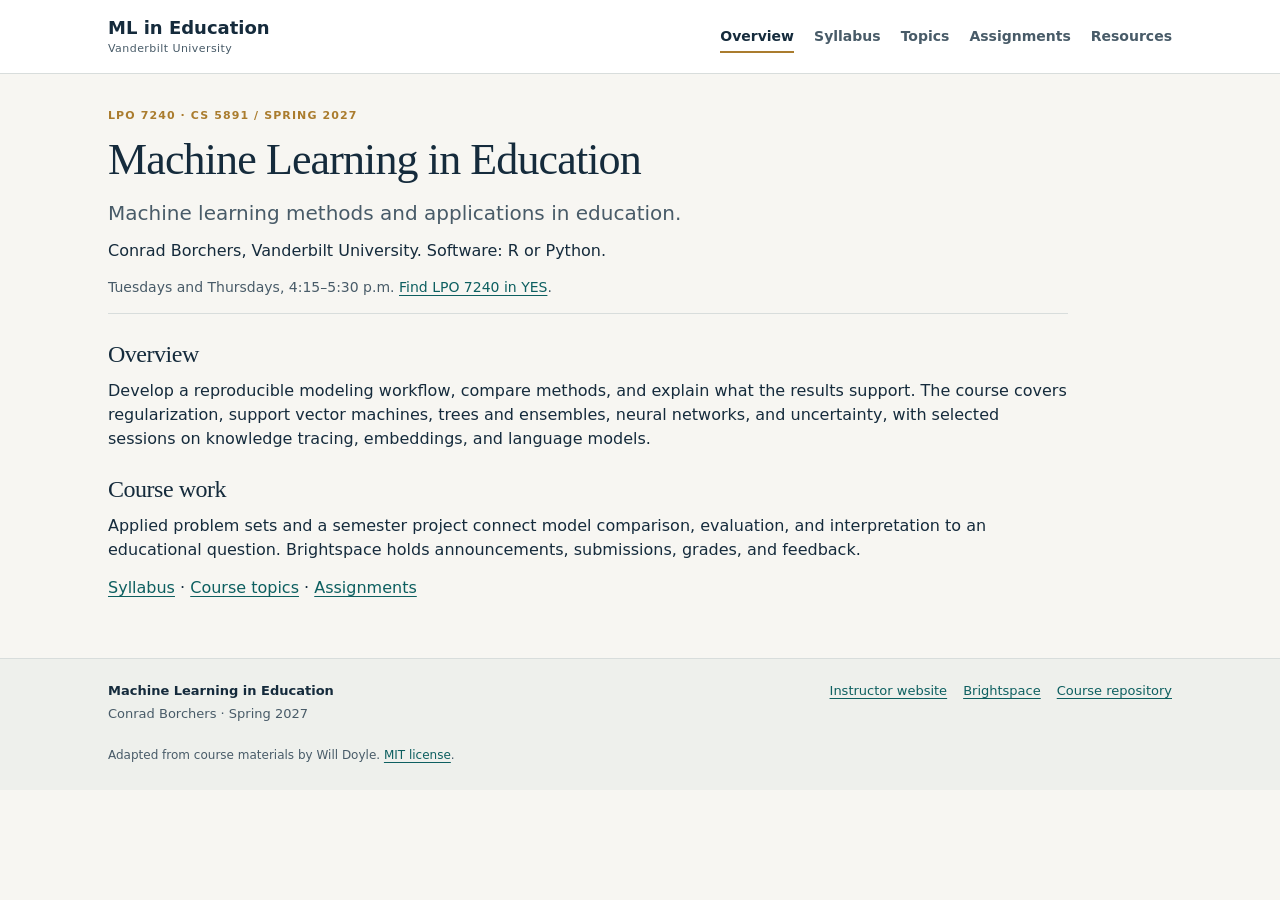
<file: docs/index.html>
<!doctype html>
<html lang="en"><head><meta charset="utf-8"><meta name="viewport" content="width=device-width, initial-scale=1">
<meta name="description" content="Machine learning methods and applications in education. LPO 7240 and CS 5891 at Vanderbilt University, with Conrad Borchers.">
<title>Overview · Machine Learning in Education</title><link rel="stylesheet" href="assets/styles.css?v=20261015-curric">
</head><body><a class="skip" href="#main">Skip to content</a>
<header class="site-header"><div class="header-inner"><a class="wordmark" href="index.html">ML in Education<span>Vanderbilt University</span></a>
<nav aria-label="Course navigation"><a href="index.html" aria-current="page">Overview</a><a href="syllabus.html">Syllabus</a><a href="schedule.html">Topics</a><a href="assignments/index.html">Assignments</a><a href="resources.html">Resources</a></nav></div></header>
<main id="main">
<section class="hero"><p class="eyebrow">LPO 7240 · CS 5891 / Spring 2027</p>
<h1>Machine Learning in Education</h1>
<p class="lead">Machine learning methods and applications in education.</p>
<p>Conrad Borchers, Vanderbilt University. Software: R or Python.</p>
<p class="status">Tuesdays and Thursdays, 4:15–5:30 p.m. <a href="https://yes.vanderbilt.edu/">Find LPO 7240 in YES</a>.</p>
</section>
<section class="prose home-overview"><h2>Overview</h2>
<p>Develop a reproducible modeling workflow, compare methods, and explain what the results support. The course covers regularization, support vector machines, trees and ensembles, neural networks, and uncertainty, with selected sessions on knowledge tracing, embeddings, and language models.</p>
<h2>Course work</h2><p>Applied problem sets and a semester project connect model comparison, evaluation, and interpretation to an educational question. Brightspace holds announcements, submissions, grades, and feedback.</p>
<p><a href="syllabus.html">Syllabus</a> · <a href="schedule.html">Course topics</a> · <a href="assignments/index.html">Assignments</a></p></section>
</main>
<footer><div><strong>Machine Learning in Education</strong><p>Conrad Borchers · Spring 2027</p></div>
<div class="footer-links"><a href="https://cborchers.com/">Instructor website</a><a href="https://www.vanderbilt.edu/brightspace/">Brightspace</a><a href="https://github.com/conradborchers/machine-learning-education">Course repository</a></div>
<p class="credit">Adapted from course materials by Will Doyle. <a href="https://github.com/conradborchers/machine-learning-education/blob/main/LICENSE">MIT license</a>.</p></footer>
<script src="assets/site.js" defer></script></body></html>
</file>
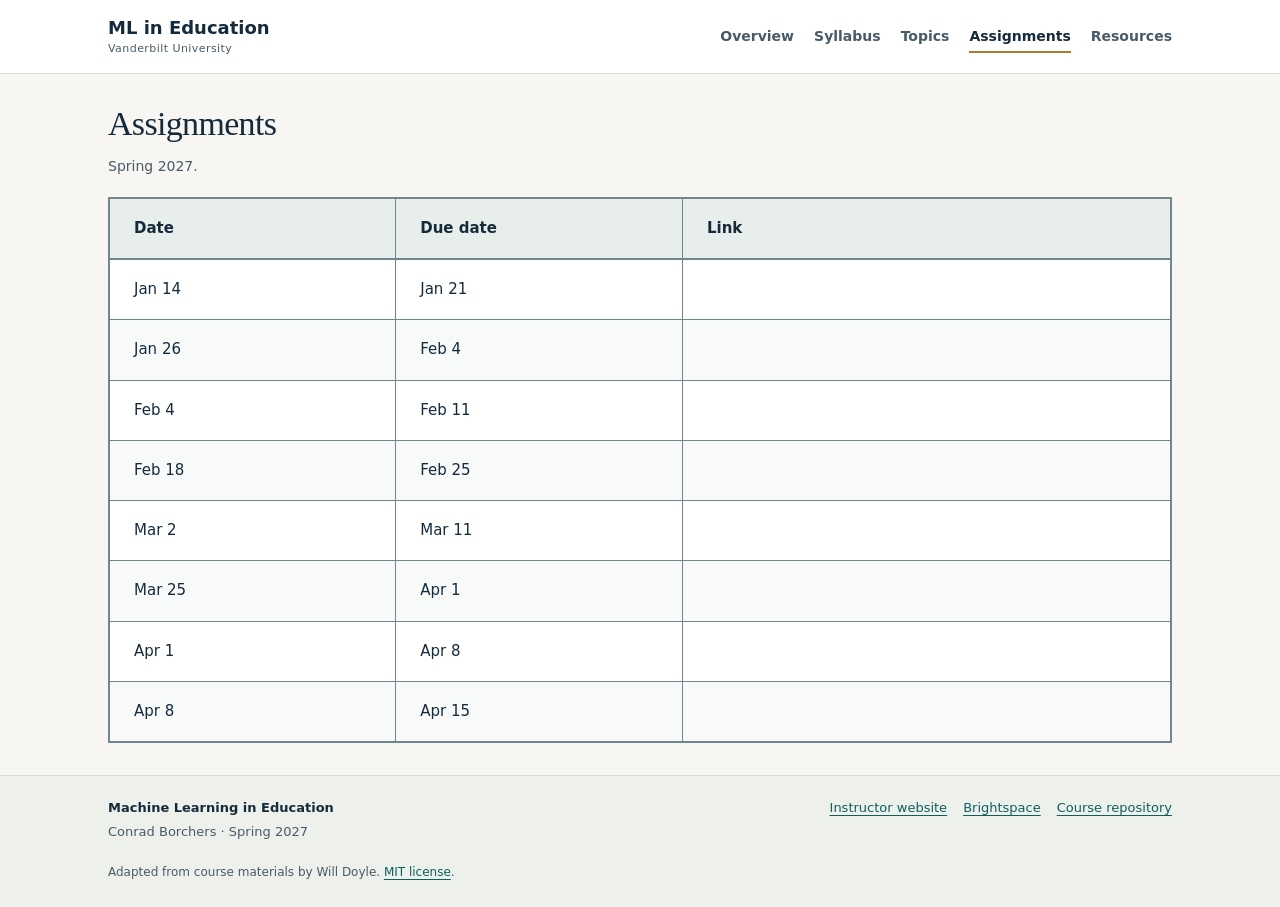
<file: docs/assignments/index.html>
<!doctype html>
<html lang="en"><head><meta charset="utf-8"><meta name="viewport" content="width=device-width, initial-scale=1">
<meta name="description" content="Machine Learning in Education at Vanderbilt University. Course materials with Conrad Borchers.">
<title>Assignments · Machine Learning in Education</title><link rel="stylesheet" href="../assets/styles.css?v=20261015-curric">
</head><body><a class="skip" href="#main">Skip to content</a>
<header class="site-header"><div class="header-inner"><a class="wordmark" href="../index.html">ML in Education<span>Vanderbilt University</span></a>
<nav aria-label="Course navigation"><a href="../index.html">Overview</a><a href="../syllabus.html">Syllabus</a><a href="../schedule.html">Topics</a><a href="../assignments/index.html" aria-current="page">Assignments</a><a href="../resources.html">Resources</a></nav></div></header>
<main id="main">
<section class="page-head"><h1>Assignments</h1>
<p class="status">Spring 2027.</p></section>
<div class="table-wrap"><table class="course-table assignment-table"><caption class="sr-only">Tentative assignment schedule, Spring 2027</caption>
<thead><tr><th scope="col">Date</th><th scope="col">Due date</th><th scope="col">Link</th></tr></thead>
<tbody><tr><td><time datetime="2027-01-14">Jan 14</time></td><td><time datetime="2027-01-21">Jan 21</time></td><td></td></tr>
<tr><td><time datetime="2027-01-26">Jan 26</time></td><td><time datetime="2027-02-04">Feb 4</time></td><td></td></tr>
<tr><td><time datetime="2027-02-04">Feb 4</time></td><td><time datetime="2027-02-11">Feb 11</time></td><td></td></tr>
<tr><td><time datetime="2027-02-18">Feb 18</time></td><td><time datetime="2027-02-25">Feb 25</time></td><td></td></tr>
<tr><td><time datetime="2027-03-02">Mar 2</time></td><td><time datetime="2027-03-11">Mar 11</time></td><td></td></tr>
<tr><td><time datetime="2027-03-25">Mar 25</time></td><td><time datetime="2027-04-01">Apr 1</time></td><td></td></tr>
<tr><td><time datetime="2027-04-01">Apr 1</time></td><td><time datetime="2027-04-08">Apr 8</time></td><td></td></tr>
<tr><td><time datetime="2027-04-08">Apr 8</time></td><td><time datetime="2027-04-15">Apr 15</time></td><td></td></tr></tbody></table></div>
</main>
<footer><div><strong>Machine Learning in Education</strong><p>Conrad Borchers · Spring 2027</p></div>
<div class="footer-links"><a href="https://cborchers.com/">Instructor website</a><a href="https://www.vanderbilt.edu/brightspace/">Brightspace</a><a href="https://github.com/conradborchers/machine-learning-education">Course repository</a></div>
<p class="credit">Adapted from course materials by Will Doyle. <a href="https://github.com/conradborchers/machine-learning-education/blob/main/LICENSE">MIT license</a>.</p></footer>
<script src="../assets/site.js" defer></script></body></html>
</file>
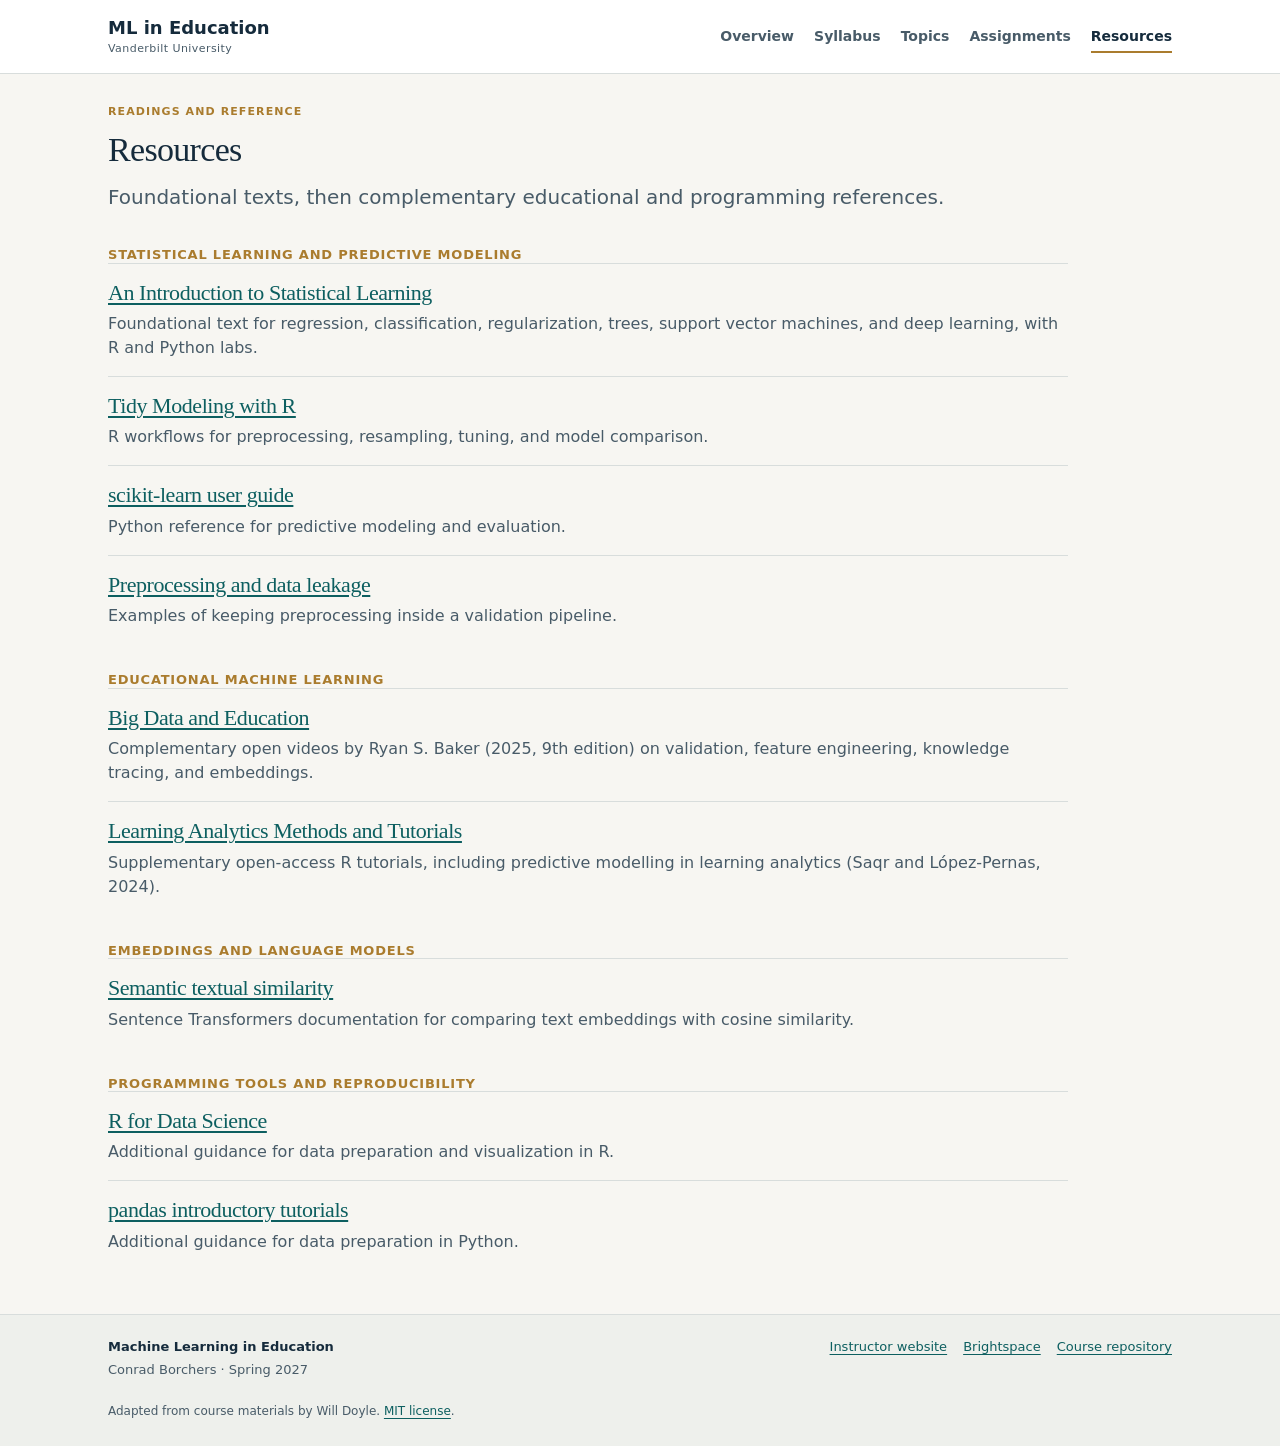
<file: docs/resources.html>
<!doctype html>
<html lang="en"><head><meta charset="utf-8"><meta name="viewport" content="width=device-width, initial-scale=1">
<meta name="description" content="Machine Learning in Education at Vanderbilt University. Course materials with Conrad Borchers.">
<title>Resources · Machine Learning in Education</title><link rel="stylesheet" href="assets/styles.css?v=20261015-curric">
</head><body><a class="skip" href="#main">Skip to content</a>
<header class="site-header"><div class="header-inner"><a class="wordmark" href="index.html">ML in Education<span>Vanderbilt University</span></a>
<nav aria-label="Course navigation"><a href="index.html">Overview</a><a href="syllabus.html">Syllabus</a><a href="schedule.html">Topics</a><a href="assignments/index.html">Assignments</a><a href="resources.html" aria-current="page">Resources</a></nav></div></header>
<main id="main">
<section class="page-head"><p class="eyebrow">Readings and reference</p><h1>Resources</h1><p class="lead">Foundational texts, then complementary educational and programming references.</p></section>
<section class="resource-list"><h2>Statistical learning and predictive modeling</h2>
<article><h3><a href="https://www.statlearning.com/">An Introduction to Statistical Learning</a></h3><p>Foundational text for regression, classification, regularization, trees, support vector machines, and deep learning, with R and Python labs.</p></article>
<article><h3><a href="https://www.tmwr.org/">Tidy Modeling with R</a></h3><p>R workflows for preprocessing, resampling, tuning, and model comparison.</p></article>
<article><h3><a href="https://scikit-learn.org/stable/user_guide.html">scikit-learn user guide</a></h3><p>Python reference for predictive modeling and evaluation.</p></article>
<article><h3><a href="https://scikit-learn.org/stable/common_pitfalls.html">Preprocessing and data leakage</a></h3><p>Examples of keeping preprocessing inside a validation pipeline.</p></article>
<h2>Educational machine learning</h2>
<article><h3><a href="https://learninganalytics.upenn.edu/MOOT/bigdataeducation.html">Big Data and Education</a></h3><p>Complementary open videos by Ryan S. Baker (2025, 9th edition) on validation, feature engineering, knowledge tracing, and embeddings.</p></article>
<article><h3><a href="https://link.springer.com/book/10.1007/978-3-031-54464-4">Learning Analytics Methods and Tutorials</a></h3><p>Supplementary open-access R tutorials, including predictive modelling in learning analytics (Saqr and López-Pernas, 2024).</p></article>
<h2>Embeddings and language models</h2>
<article><h3><a href="https://sbert.net/docs/sentence_transformer/usage/semantic_textual_similarity.html">Semantic textual similarity</a></h3><p>Sentence Transformers documentation for comparing text embeddings with cosine similarity.</p></article>
<h2>Programming tools and reproducibility</h2>
<article><h3><a href="https://r4ds.hadley.nz/">R for Data Science</a></h3><p>Additional guidance for data preparation and visualization in R.</p></article>
<article><h3><a href="https://pandas.pydata.org/docs/getting_started/intro_tutorials/">pandas introductory tutorials</a></h3><p>Additional guidance for data preparation in Python.</p></article></section>
</main>
<footer><div><strong>Machine Learning in Education</strong><p>Conrad Borchers · Spring 2027</p></div>
<div class="footer-links"><a href="https://cborchers.com/">Instructor website</a><a href="https://www.vanderbilt.edu/brightspace/">Brightspace</a><a href="https://github.com/conradborchers/machine-learning-education">Course repository</a></div>
<p class="credit">Adapted from course materials by Will Doyle. <a href="https://github.com/conradborchers/machine-learning-education/blob/main/LICENSE">MIT license</a>.</p></footer>
<script src="assets/site.js" defer></script></body></html>
</file>
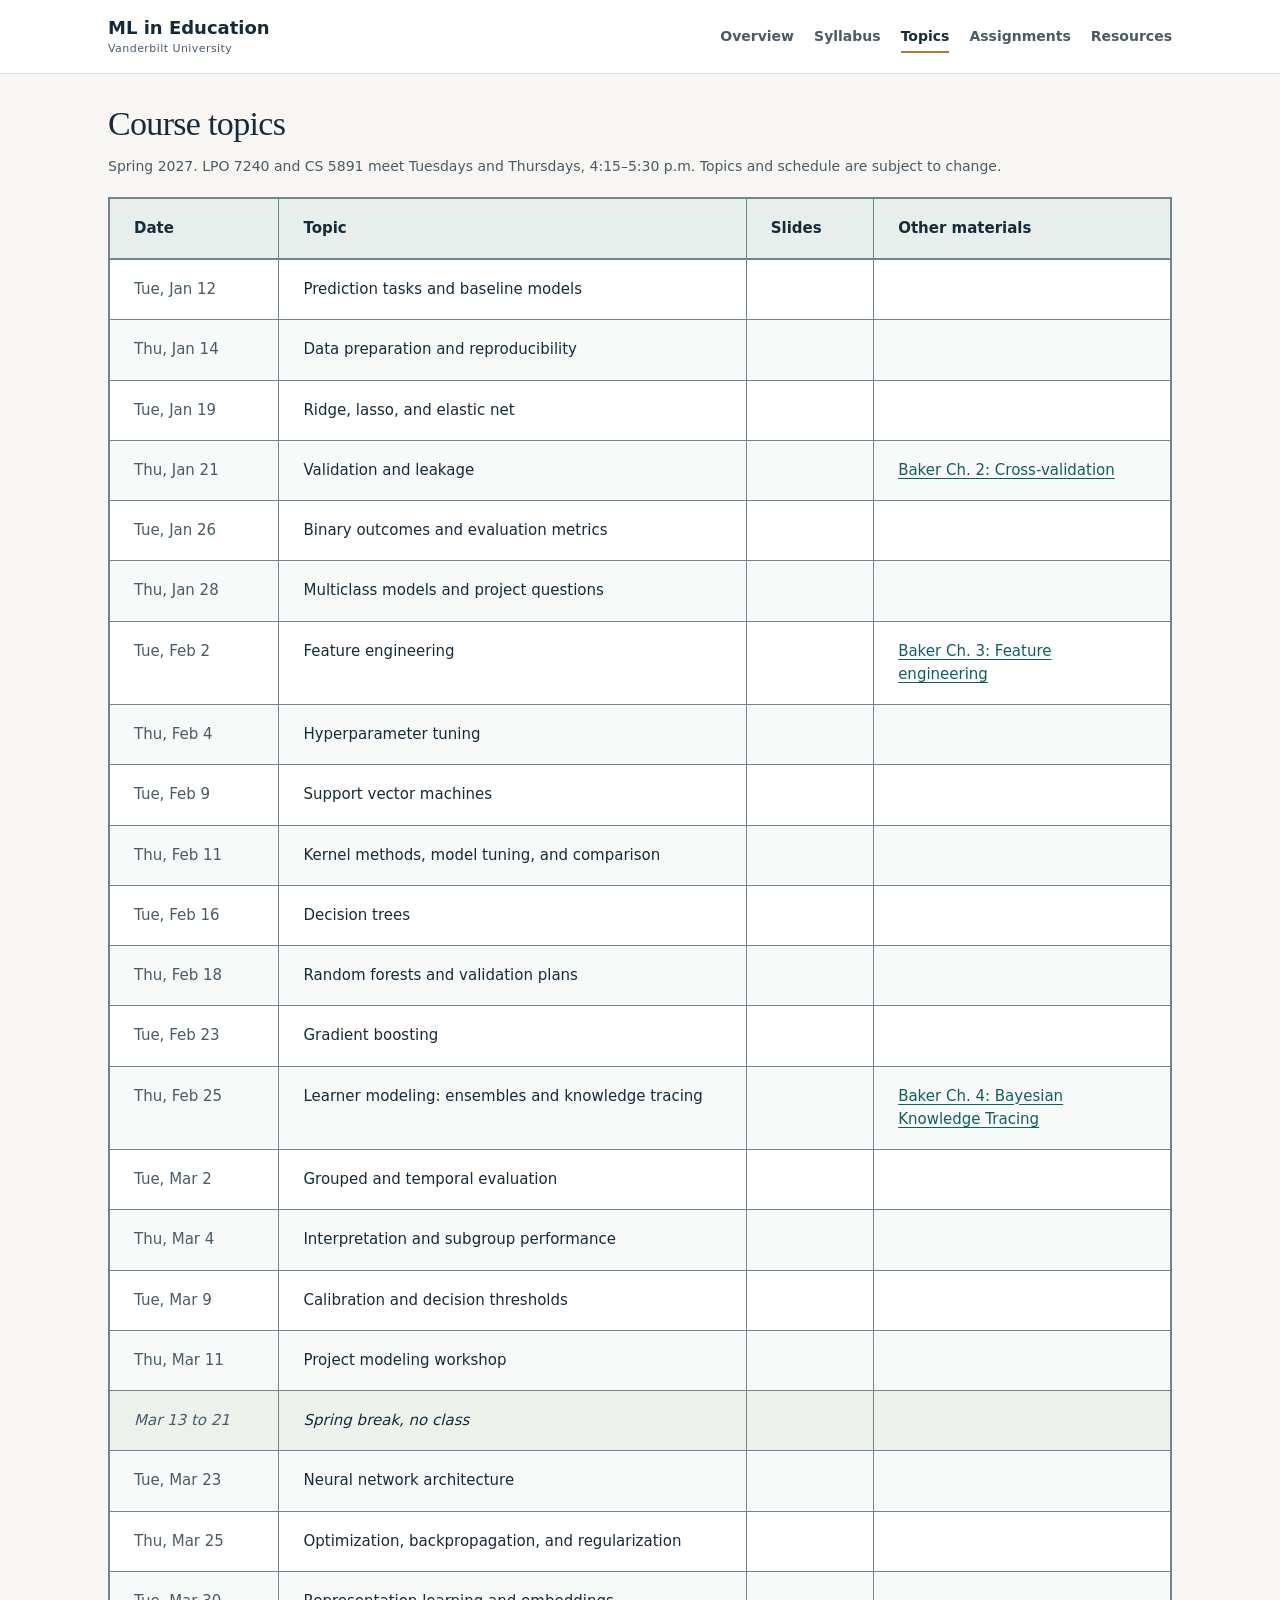
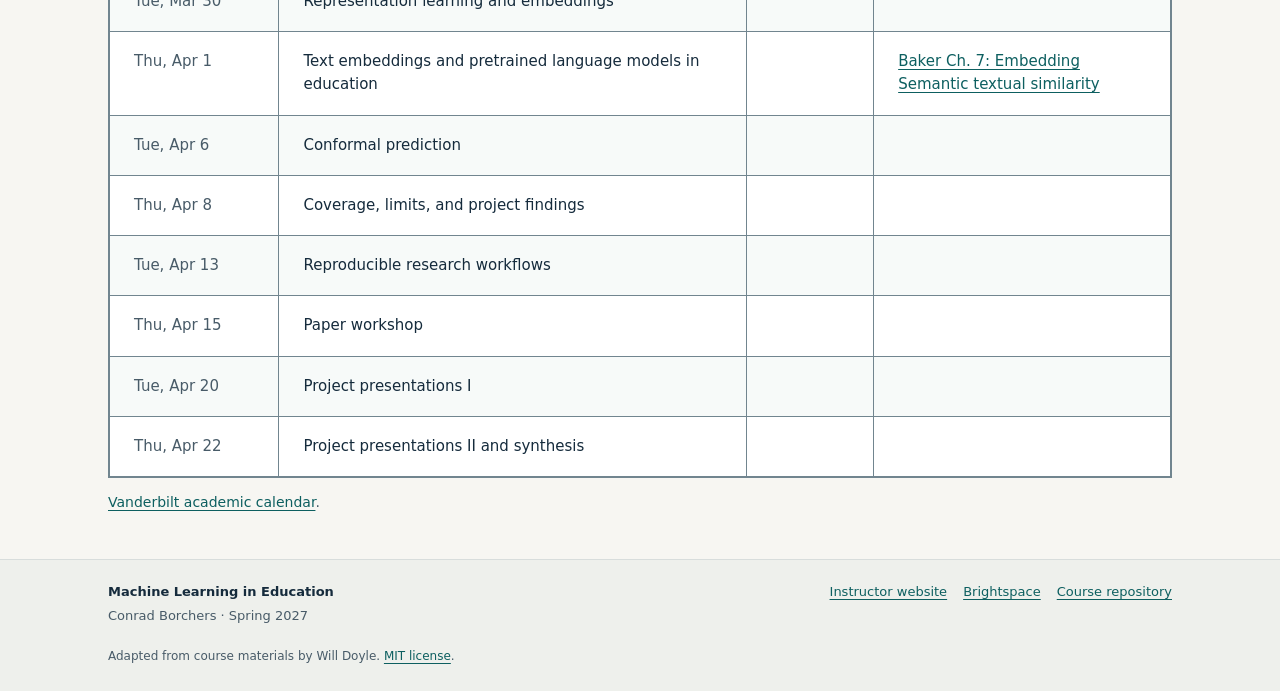
<file: docs/schedule.html>
<!doctype html>
<html lang="en"><head><meta charset="utf-8"><meta name="viewport" content="width=device-width, initial-scale=1">
<meta name="description" content="Machine Learning in Education at Vanderbilt University. Course materials with Conrad Borchers.">
<title>Topics · Machine Learning in Education</title><link rel="stylesheet" href="assets/styles.css?v=20261015-curric">
</head><body><a class="skip" href="#main">Skip to content</a>
<header class="site-header"><div class="header-inner"><a class="wordmark" href="index.html">ML in Education<span>Vanderbilt University</span></a>
<nav aria-label="Course navigation"><a href="index.html">Overview</a><a href="syllabus.html">Syllabus</a><a href="schedule.html" aria-current="page">Topics</a><a href="assignments/index.html">Assignments</a><a href="resources.html">Resources</a></nav></div></header>
<main id="main">
<section class="page-head"><h1>Course topics</h1>
<p class="status">Spring 2027. LPO 7240 and CS 5891 meet Tuesdays and Thursdays, 4:15–5:30 p.m. Topics and schedule are subject to change.</p></section>
<div class="table-wrap"><table class="course-table topic-table"><caption class="sr-only">Spring 2027 instruction dates, topics, slides, and other materials</caption>
<thead><tr><th scope="col">Date</th><th scope="col">Topic</th><th scope="col">Slides</th><th scope="col">Other materials</th></tr></thead>
<tbody><tr><td><time datetime="2027-01-12">Tue, Jan 12</time></td><th scope="row">Prediction tasks and baseline models</th><td></td><td></td></tr>
<tr><td><time datetime="2027-01-14">Thu, Jan 14</time></td><th scope="row">Data preparation and reproducibility</th><td></td><td></td></tr>
<tr><td><time datetime="2027-01-19">Tue, Jan 19</time></td><th scope="row">Ridge, lasso, and elastic net</th><td></td><td></td></tr>
<tr><td><time datetime="2027-01-21">Thu, Jan 21</time></td><th scope="row">Validation and leakage</th><td></td><td><a href="https://youtu.be/29Ak2AiFg8E">Baker Ch. 2: Cross-validation</a></td></tr>
<tr><td><time datetime="2027-01-26">Tue, Jan 26</time></td><th scope="row">Binary outcomes and evaluation metrics</th><td></td><td></td></tr>
<tr><td><time datetime="2027-01-28">Thu, Jan 28</time></td><th scope="row">Multiclass models and project questions</th><td></td><td></td></tr>
<tr><td><time datetime="2027-02-02">Tue, Feb 2</time></td><th scope="row">Feature engineering</th><td></td><td><a href="https://youtu.be/hE0fatxFyh4">Baker Ch. 3: Feature engineering</a></td></tr>
<tr><td><time datetime="2027-02-04">Thu, Feb 4</time></td><th scope="row">Hyperparameter tuning</th><td></td><td></td></tr>
<tr><td><time datetime="2027-02-09">Tue, Feb 9</time></td><th scope="row">Support vector machines</th><td></td><td></td></tr>
<tr><td><time datetime="2027-02-11">Thu, Feb 11</time></td><th scope="row">Kernel methods, model tuning, and comparison</th><td></td><td></td></tr>
<tr><td><time datetime="2027-02-16">Tue, Feb 16</time></td><th scope="row">Decision trees</th><td></td><td></td></tr>
<tr><td><time datetime="2027-02-18">Thu, Feb 18</time></td><th scope="row">Random forests and validation plans</th><td></td><td></td></tr>
<tr><td><time datetime="2027-02-23">Tue, Feb 23</time></td><th scope="row">Gradient boosting</th><td></td><td></td></tr>
<tr><td><time datetime="2027-02-25">Thu, Feb 25</time></td><th scope="row">Learner modeling: ensembles and knowledge tracing</th><td></td><td><a href="https://youtu.be/OYsHzdBYa3U">Baker Ch. 4: Bayesian Knowledge Tracing</a></td></tr>
<tr><td><time datetime="2027-03-02">Tue, Mar 2</time></td><th scope="row">Grouped and temporal evaluation</th><td></td><td></td></tr>
<tr><td><time datetime="2027-03-04">Thu, Mar 4</time></td><th scope="row">Interpretation and subgroup performance</th><td></td><td></td></tr>
<tr><td><time datetime="2027-03-09">Tue, Mar 9</time></td><th scope="row">Calibration and decision thresholds</th><td></td><td></td></tr>
<tr><td><time datetime="2027-03-11">Thu, Mar 11</time></td><th scope="row">Project modeling workshop</th><td></td><td></td></tr>
<tr class="break-row"><td>Mar 13 to 21</td><th scope="row">Spring break, no class</th><td></td><td></td></tr>
<tr><td><time datetime="2027-03-23">Tue, Mar 23</time></td><th scope="row">Neural network architecture</th><td></td><td></td></tr>
<tr><td><time datetime="2027-03-25">Thu, Mar 25</time></td><th scope="row">Optimization, backpropagation, and regularization</th><td></td><td></td></tr>
<tr><td><time datetime="2027-03-30">Tue, Mar 30</time></td><th scope="row">Representation learning and embeddings</th><td></td><td></td></tr>
<tr><td><time datetime="2027-04-01">Thu, Apr 1</time></td><th scope="row">Text embeddings and pretrained language models in education</th><td></td><td><a href="https://youtu.be/ZU-u7U4_5W0">Baker Ch. 7: Embedding</a><br><a href="https://sbert.net/docs/sentence_transformer/usage/semantic_textual_similarity.html">Semantic textual similarity</a></td></tr>
<tr><td><time datetime="2027-04-06">Tue, Apr 6</time></td><th scope="row">Conformal prediction</th><td></td><td></td></tr>
<tr><td><time datetime="2027-04-08">Thu, Apr 8</time></td><th scope="row">Coverage, limits, and project findings</th><td></td><td></td></tr>
<tr><td><time datetime="2027-04-13">Tue, Apr 13</time></td><th scope="row">Reproducible research workflows</th><td></td><td></td></tr>
<tr><td><time datetime="2027-04-15">Thu, Apr 15</time></td><th scope="row">Paper workshop</th><td></td><td></td></tr>
<tr><td><time datetime="2027-04-20">Tue, Apr 20</time></td><th scope="row">Project presentations I</th><td></td><td></td></tr>
<tr><td><time datetime="2027-04-22">Thu, Apr 22</time></td><th scope="row">Project presentations II and synthesis</th><td></td><td></td></tr></tbody></table></div>
<p class="small-note"><a href="https://gradschool.vanderbilt.edu/academics/academic-calendar/">Vanderbilt academic calendar</a>.</p>
</main>
<footer><div><strong>Machine Learning in Education</strong><p>Conrad Borchers · Spring 2027</p></div>
<div class="footer-links"><a href="https://cborchers.com/">Instructor website</a><a href="https://www.vanderbilt.edu/brightspace/">Brightspace</a><a href="https://github.com/conradborchers/machine-learning-education">Course repository</a></div>
<p class="credit">Adapted from course materials by Will Doyle. <a href="https://github.com/conradborchers/machine-learning-education/blob/main/LICENSE">MIT license</a>.</p></footer>
<script src="assets/site.js" defer></script></body></html>
</file>
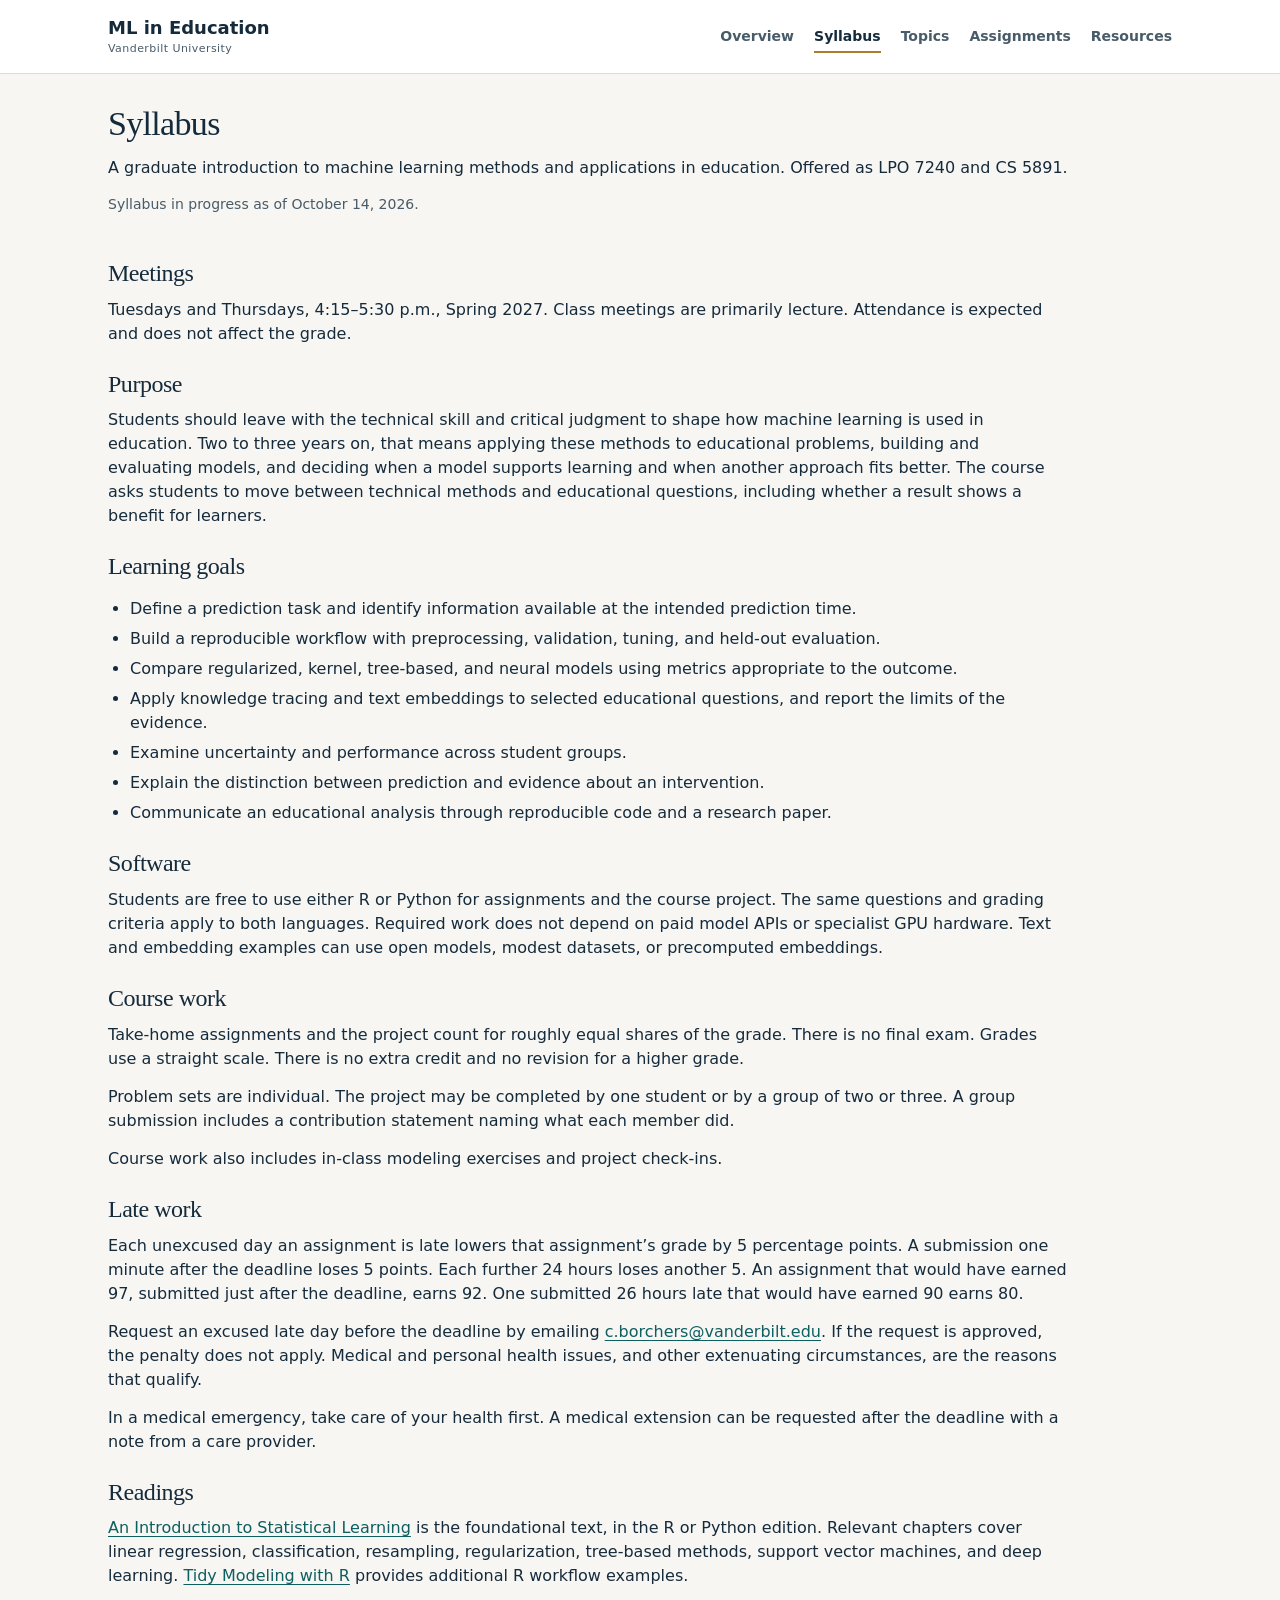
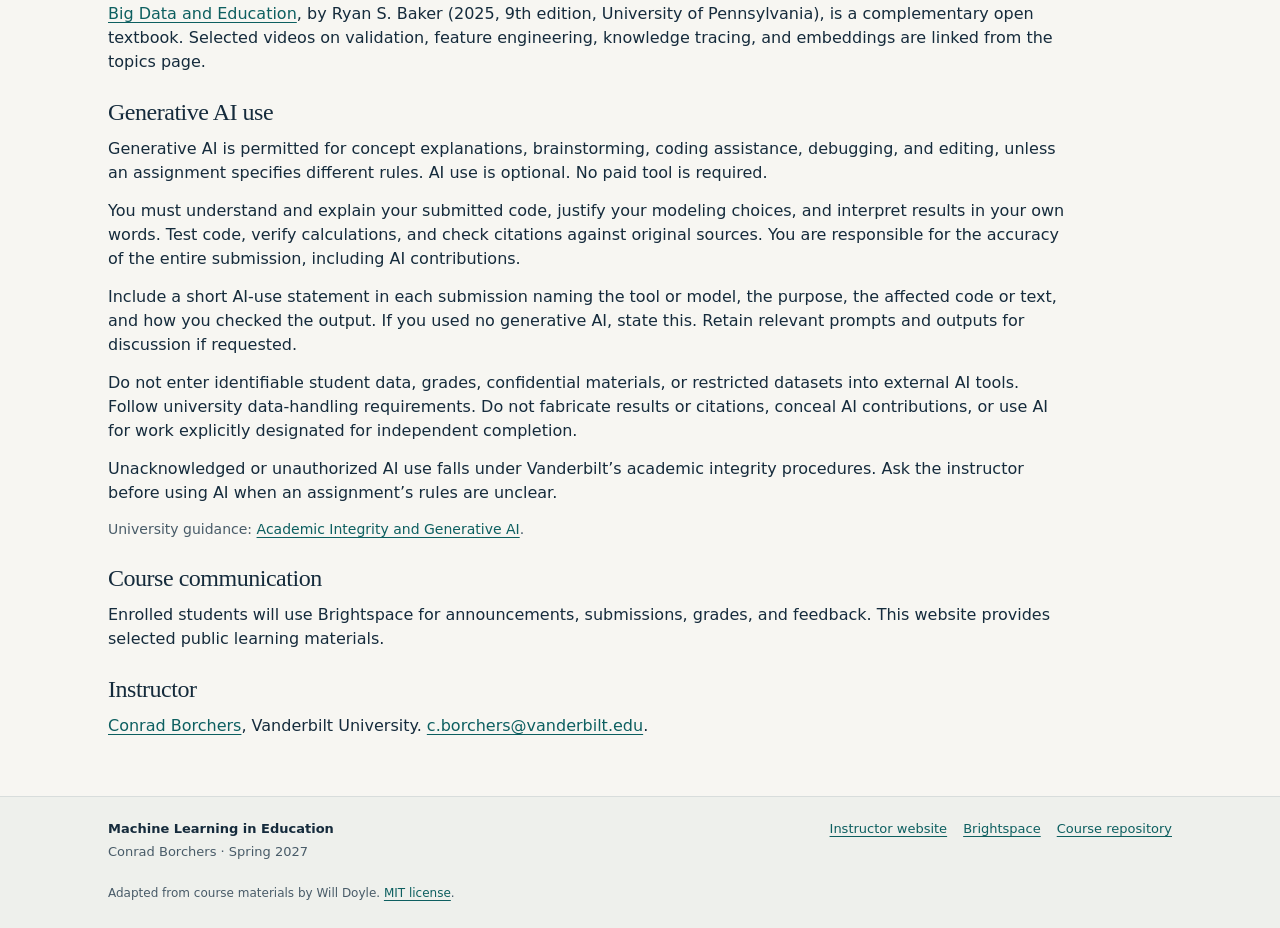
<file: docs/syllabus.html>
<!doctype html>
<html lang="en"><head><meta charset="utf-8"><meta name="viewport" content="width=device-width, initial-scale=1">
<meta name="description" content="Machine Learning in Education at Vanderbilt University. Course materials with Conrad Borchers.">
<title>Syllabus · Machine Learning in Education</title><link rel="stylesheet" href="assets/styles.css?v=20261015-curric">
</head><body><a class="skip" href="#main">Skip to content</a>
<header class="site-header"><div class="header-inner"><a class="wordmark" href="index.html">ML in Education<span>Vanderbilt University</span></a>
<nav aria-label="Course navigation"><a href="index.html">Overview</a><a href="syllabus.html" aria-current="page">Syllabus</a><a href="schedule.html">Topics</a><a href="assignments/index.html">Assignments</a><a href="resources.html">Resources</a></nav></div></header>
<main id="main">
<section class="page-head"><h1>Syllabus</h1><p>A graduate introduction to machine learning methods and applications in education. Offered as LPO 7240 and CS 5891.</p><p class="status">Syllabus in progress as of <time datetime="2026-10-14">October 14, 2026</time>.</p></section>
<section class="prose"><h2>Meetings</h2><p>Tuesdays and Thursdays, 4:15–5:30 p.m., Spring 2027. Class meetings are primarily lecture. Attendance is expected and does not affect the grade.</p>
<h2>Purpose</h2><p>Students should leave with the technical skill and critical judgment to shape how machine learning is used in education. Two to three years on, that means applying these methods to educational problems, building and evaluating models, and deciding when a model supports learning and when another approach fits better. The course asks students to move between technical methods and educational questions, including whether a result shows a benefit for learners.</p>
<h2>Learning goals</h2><ul><li>Define a prediction task and identify information available at the intended prediction time.</li><li>Build a reproducible workflow with preprocessing, validation, tuning, and held-out evaluation.</li><li>Compare regularized, kernel, tree-based, and neural models using metrics appropriate to the outcome.</li><li>Apply knowledge tracing and text embeddings to selected educational questions, and report the limits of the evidence.</li><li>Examine uncertainty and performance across student groups.</li><li>Explain the distinction between prediction and evidence about an intervention.</li><li>Communicate an educational analysis through reproducible code and a research paper.</li></ul>
<h2>Software</h2><p>Students are free to use either R or Python for assignments and the course project. The same questions and grading criteria apply to both languages. Required work does not depend on paid model APIs or specialist GPU hardware. Text and embedding examples can use open models, modest datasets, or precomputed embeddings.</p>
<h2>Course work</h2><p>Take-home assignments and the project count for roughly equal shares of the grade. There is no final exam. Grades use a straight scale. There is no extra credit and no revision for a higher grade.</p><p>Problem sets are individual. The project may be completed by one student or by a group of two or three. A group submission includes a contribution statement naming what each member did.</p><p>Course work also includes in-class modeling exercises and project check-ins.</p>
<h2>Late work</h2><p>Each unexcused day an assignment is late lowers that assignment’s grade by 5 percentage points. A submission one minute after the deadline loses 5 points. Each further 24 hours loses another 5. An assignment that would have earned 97, submitted just after the deadline, earns 92. One submitted 26 hours late that would have earned 90 earns 80.</p><p>Request an excused late day before the deadline by emailing <a href="mailto:c.borchers@vanderbilt.edu">c.borchers@vanderbilt.edu</a>. If the request is approved, the penalty does not apply. Medical and personal health issues, and other extenuating circumstances, are the reasons that qualify.</p><p>In a medical emergency, take care of your health first. A medical extension can be requested after the deadline with a note from a care provider.</p>
<h2>Readings</h2><p><a href="https://www.statlearning.com/">An Introduction to Statistical Learning</a> is the foundational text, in the R or Python edition. Relevant chapters cover linear regression, classification, resampling, regularization, tree-based methods, support vector machines, and deep learning. <a href="https://www.tmwr.org/">Tidy Modeling with R</a> provides additional R workflow examples.</p><p><a href="https://learninganalytics.upenn.edu/MOOT/bigdataeducation.html">Big Data and Education</a>, by Ryan S. Baker (2025, 9th edition, University of Pennsylvania), is a complementary open textbook. Selected videos on validation, feature engineering, knowledge tracing, and embeddings are linked from the topics page.</p>
<section id="ai-usage"><h2>Generative AI use</h2><p>Generative AI is permitted for concept explanations, brainstorming, coding assistance, debugging, and editing, unless an assignment specifies different rules. AI use is optional. No paid tool is required.</p><p>You must understand and explain your submitted code, justify your modeling choices, and interpret results in your own words. Test code, verify calculations, and check citations against original sources. You are responsible for the accuracy of the entire submission, including AI contributions.</p><p>Include a short AI-use statement in each submission naming the tool or model, the purpose, the affected code or text, and how you checked the output. If you used no generative AI, state this. Retain relevant prompts and outputs for discussion if requested.</p><p>Do not enter identifiable student data, grades, confidential materials, or restricted datasets into external AI tools. Follow university data-handling requirements. Do not fabricate results or citations, conceal AI contributions, or use AI for work explicitly designated for independent completion.</p><p>Unacknowledged or unauthorized AI use falls under Vanderbilt’s academic integrity procedures. Ask the instructor before using AI when an assignment’s rules are unclear.</p><p class="small-note">University guidance: <a href="https://www.vanderbilt.edu/generative-ai/academic-integrity/">Academic Integrity and Generative AI</a>.</p></section>
<h2>Course communication</h2><p>Enrolled students will use Brightspace for announcements, submissions, grades, and feedback. This website provides selected public learning materials.</p>
<h2>Instructor</h2><p><a href="https://cborchers.com/">Conrad Borchers</a>, Vanderbilt University. <a href="mailto:c.borchers@vanderbilt.edu">c.borchers@vanderbilt.edu</a>.</p></section>
</main>
<footer><div><strong>Machine Learning in Education</strong><p>Conrad Borchers · Spring 2027</p></div>
<div class="footer-links"><a href="https://cborchers.com/">Instructor website</a><a href="https://www.vanderbilt.edu/brightspace/">Brightspace</a><a href="https://github.com/conradborchers/machine-learning-education">Course repository</a></div>
<p class="credit">Adapted from course materials by Will Doyle. <a href="https://github.com/conradborchers/machine-learning-education/blob/main/LICENSE">MIT license</a>.</p></footer>
<script src="assets/site.js" defer></script></body></html>
</file>
<file: docs/assets/styles.css>
:root{--ink:#152b3c;--muted:#485b68;--paper:#f7f6f2;--gold:#aa7c2e;--line:#d8dddc;--accent:#0d5f60}
*{box-sizing:border-box}body{margin:0;background:var(--paper);color:var(--ink);font:16px/1.5 system-ui,-apple-system,BlinkMacSystemFont,"Segoe UI",sans-serif}
a{color:var(--accent);text-underline-offset:3px}a:hover{color:#093f40}a:focus-visible{outline:3px solid var(--gold);outline-offset:4px}
h1,h2,h3,p{margin-top:0}h1,h2,h3{line-height:1.2;letter-spacing:-.02em}h1,h2{font-family:Georgia,"Times New Roman",serif;font-weight:400}h1{font-size:clamp(30px,4.2vw,44px);margin-bottom:12px}h2{font-size:24px;margin-bottom:10px}h3{font-size:19px}p{margin-bottom:14px}
.skip{position:absolute;left:16px;top:-100px;z-index:10;padding:8px;background:white}.skip:focus{top:8px}
.site-header{border-bottom:1px solid var(--line);background:#fff}.header-inner{max-width:1120px;padding:16px 28px;margin:auto;display:flex;justify-content:space-between;gap:24px;align-items:center}
.wordmark{text-decoration:none;color:var(--ink);font-size:18px;font-weight:700;line-height:1.3}.wordmark span{display:block;font-size:11px;letter-spacing:.04em;font-weight:500;color:var(--muted);margin-top:3px}
nav{display:flex;gap:20px;flex-wrap:wrap}nav a{font-size:14px;font-weight:600;text-decoration:none;color:var(--muted);padding:4px 0}nav a[aria-current]{color:var(--ink);box-shadow:0 2px 0 var(--gold)}
main{max-width:1120px;margin:auto;padding:0 28px 32px}.hero{padding:34px 0 16px}.eyebrow{font-size:11px;text-transform:uppercase;letter-spacing:.1em;font-weight:700;color:var(--gold);margin-bottom:10px}.lead{font-size:20px;line-height:1.4;color:var(--muted);margin-bottom:12px}
.status{font-size:14px;line-height:1.45;color:var(--muted);margin:12px 0 0}.page-head{padding:30px 0 20px}.page-head h1{font-size:34px}.prose{max-width:960px;padding-bottom:12px}.prose h2{margin-top:24px}.prose li{margin-bottom:6px}.prose ul{padding-left:22px}.home-overview{border-top:1px solid var(--line);padding-top:2px}
.table-wrap{overflow-x:auto}table{border-collapse:collapse;width:100%;font-size:15px;background:#fff;line-height:1.55;border:2px solid #71858f}table th,table td{padding:18px 24px;text-align:left;vertical-align:top;border:1.5px solid #71858f}table thead th{font-weight:650;background:#e8eeec;white-space:nowrap}table tbody th{font-weight:500}table tbody tr:nth-child(even){background:#f7faf9}table .break-row{background:#edf1ec;font-style:italic}
.assignment-table{table-layout:fixed}.assignment-table th:nth-child(1),.assignment-table th:nth-child(2){width:27%}.assignment-table td{height:43px}.topic-table td:first-child{width:145px;white-space:nowrap;color:var(--muted)}.topic-table th:nth-child(2){width:44%}.topic-table th:nth-child(3){width:12%}.topic-table th:nth-child(4){width:28%}.small-note{font-size:14px;color:var(--muted);margin:14px 0}.sr-only{position:absolute;width:1px;height:1px;margin:-1px;padding:0;overflow:hidden;clip:rect(0,0,0,0);white-space:nowrap;border:0}
.resource-list{max-width:960px;padding-bottom:12px}.resource-list>h2{font-family:system-ui,-apple-system,BlinkMacSystemFont,"Segoe UI",sans-serif;font-size:13px;font-weight:700;letter-spacing:.06em;text-transform:uppercase;color:var(--gold);margin:28px 0 0}.resource-list>h2:first-child{margin-top:4px}.resource-list article{border-top:1px solid var(--line);padding:16px 0}.resource-list article h3{font-family:Georgia,"Times New Roman",serif;font-size:22px;font-weight:400;letter-spacing:-.02em;line-height:1.2;margin-bottom:6px}.resource-list p{margin:0;color:var(--muted)}
footer{border-top:1px solid var(--line);padding:22px max(28px,calc((100vw - 1064px)/2));font-size:13px;display:grid;grid-template-columns:1fr 1fr;gap:10px;background:#eef0ec;color:var(--ink)}footer p{margin:4px 0;color:var(--muted)}footer a{color:var(--accent)}.footer-links{display:flex;gap:16px;justify-content:flex-end;align-items:start;flex-wrap:wrap}.credit{grid-column:1/-1;font-size:12px;margin-top:8px}
@media(max-width:760px){.header-inner{align-items:start;flex-direction:column;padding:14px 20px;gap:12px}nav{gap:17px}main{padding:0 20px 26px}.hero{padding-top:26px}.page-head{padding:24px 0 16px}table{font-size:14px}table th,table td{padding:16px 20px}.topic-table{min-width:720px}.topic-table th:nth-child(2){width:50%}.assignment-table th:nth-child(1),.assignment-table th:nth-child(2){width:33%}footer{padding:20px;grid-template-columns:1fr}.footer-links{justify-content:flex-start}.credit{grid-column:1}}
@media print{nav,.footer-links{display:none}body{background:white;font-size:11pt}main{min-height:0}.hero,.page-head{padding-top:15px}footer{background:white}.table-wrap{overflow:visible}table{font-size:10pt}a{color:var(--ink)}}
</file>
